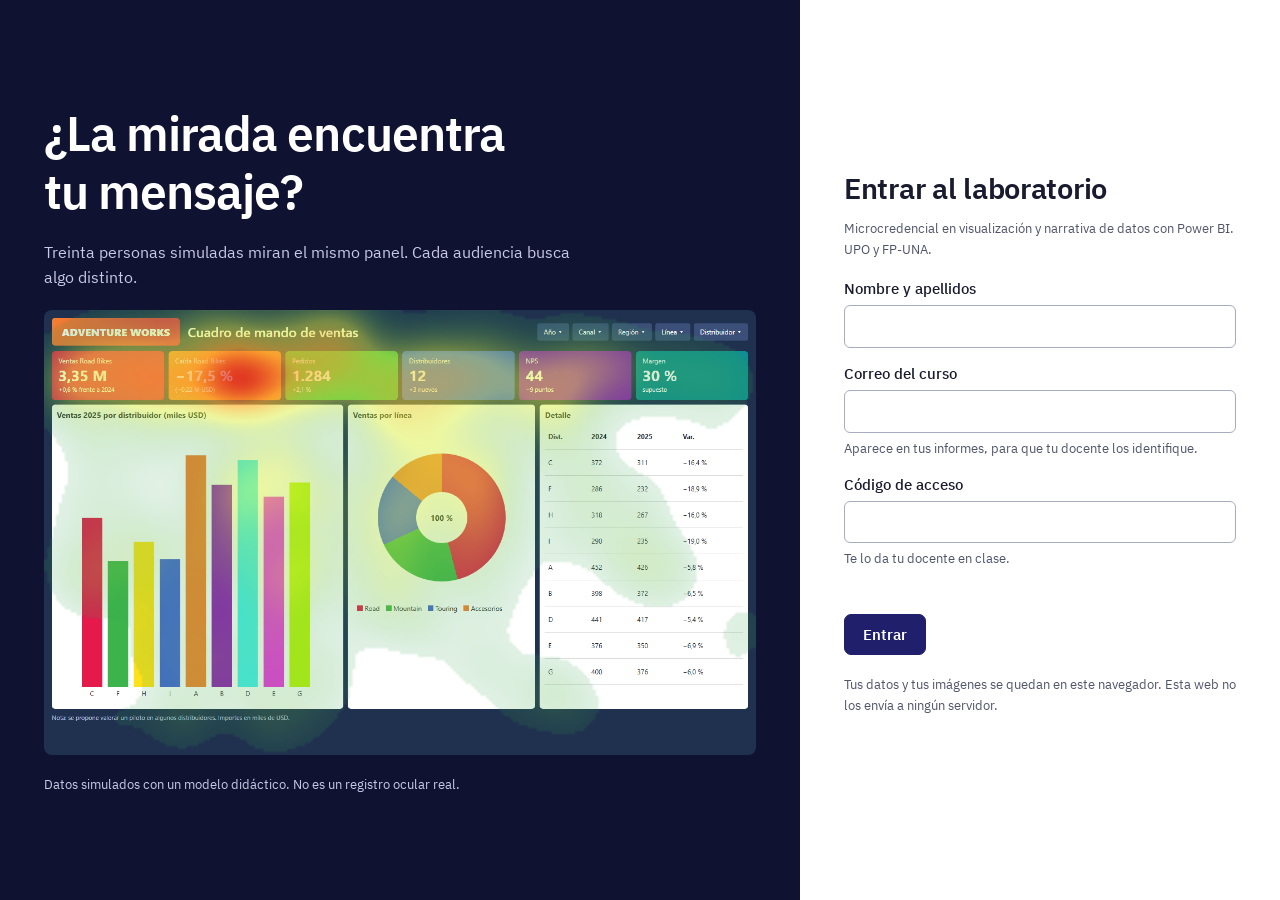
<file: index.html>
<!doctype html>
<html lang="es"><head><meta charset="utf-8"><meta name="viewport" content="width=device-width,initial-scale=1">
<title>Mirada simulada</title><meta name="description" content="Laboratorio de atención simulada de la microcredencial de visualización y narrativa de datos con Power BI.">
<link rel="stylesheet" href="css/app.css"></head>
<body>
<main class="acceso">
  <section class="vis">
    <h1>¿La mirada encuentra tu mensaje?</h1>
    <p>Treinta personas simuladas miran el mismo panel. Cada audiencia busca algo distinto.</p>
    <canvas id="demo" width="1280" height="800" role="img" aria-label="Panel de ventas con el mapa de calor de atención simulada superpuesto"></canvas>
    <p class="leye">Datos simulados con un modelo didáctico. No es un registro ocular real.</p>
  </section>
  <section class="form">
    <h2 style="margin-bottom:.4em">Entrar al laboratorio</h2>
    <p class="ayuda" style="margin-bottom:1.3em">Microcredencial en visualización y narrativa de datos con Power BI. UPO y FP-UNA.</p>
    <form id="f" novalidate>
      <div class="campo"><label for="nombre">Nombre y apellidos</label><input id="nombre" type="text" autocomplete="name" required></div>
      <div class="campo"><label for="correo">Correo del curso</label><input id="correo" type="email" autocomplete="email" required><span class="ayuda">Aparece en tus informes, para que tu docente los identifique.</span></div>
      <div class="campo"><label for="codigo">Código de acceso</label><input id="codigo" type="text" autocomplete="off" required><span class="ayuda">Te lo da tu docente en clase.</span></div>
      <p class="error" id="err" role="alert"></p>
      <button class="btn" type="submit">Entrar</button>
    </form>
    <p class="ayuda" style="margin-top:1.4em">Tus datos y tus imágenes se quedan en este navegador. Esta web no los envía a ningún servidor.</p>
  </section>
</main>
<script src="js/comun.js"></script><script src="js/motor.js"></script><script src="js/pintar.js"></script>
<script>
(async function () {
  const destino = new URLSearchParams(location.search).get('volver') || 'centro.html';
  const seguro = /^[a-z]+\.html(\?[a-zA-Z0-9=&_]*)?$/.test(destino) ? destino : 'centro.html';
  if (Acceso.sesion()) { location.replace(seguro); return; }
  document.getElementById('f').addEventListener('submit', e => {
    e.preventDefault();
    const n = nombre.value.trim(), c = correo.value.trim(), err = document.getElementById('err');
    if (n.length < 3) { err.textContent = 'Escribe tu nombre y apellidos.'; nombre.focus(); return; }
    if (!/^[^@\s]+@[^@\s]+\.[^@\s]+$/.test(c)) { err.textContent = 'Revisa el correo: falta algo.'; correo.focus(); return; }
    if (!Acceso.entrar(n, c, codigo.value)) { err.textContent = 'Ese código no es el del curso. Compruébalo con tu docente.'; codigo.focus(); return; }
    location.href = seguro;
  });
  const cv = document.getElementById('demo'), g = cv.getContext('2d');
  const casos = await (await fetch('data/casos.json')).json(), c = casos.find(x => x.id === 'panel_antes');
  const im = await Pintar.cargar(c.imagen), mapa = Motor.saliencia(im.datos, im.w, im.h);
  const obs = Motor.simularSinc({ mapa, aois: c.aois, comite: { direccion: 8, comercial: 6, finanzas: 6, analista: 5, operaciones: 5 }, semilla: 2026 });
  const W = 240, H = 150, reducir = matchMedia('(prefers-reduced-motion: reduce)').matches;
  function pinta(ms) {
    g.drawImage(im.lienzo, 0, 0, 1280, 800);
    const parcial = obs.map(o => ({ fijaciones: o.fijaciones.filter(f => f.t <= ms) }));
    Pintar.calor(g, Motor.mapaAtencion(parcial, W, H), W, H, 1280, 800);
  }
  if (reducir) { pinta(10000); return; }
  const t0 = performance.now();
  (function paso(t) { const ms = (t - t0) * 2.5; pinta(ms); if (ms < 10000) requestAnimationFrame(paso); })(t0);
})();
</script>
</body></html>
</file>
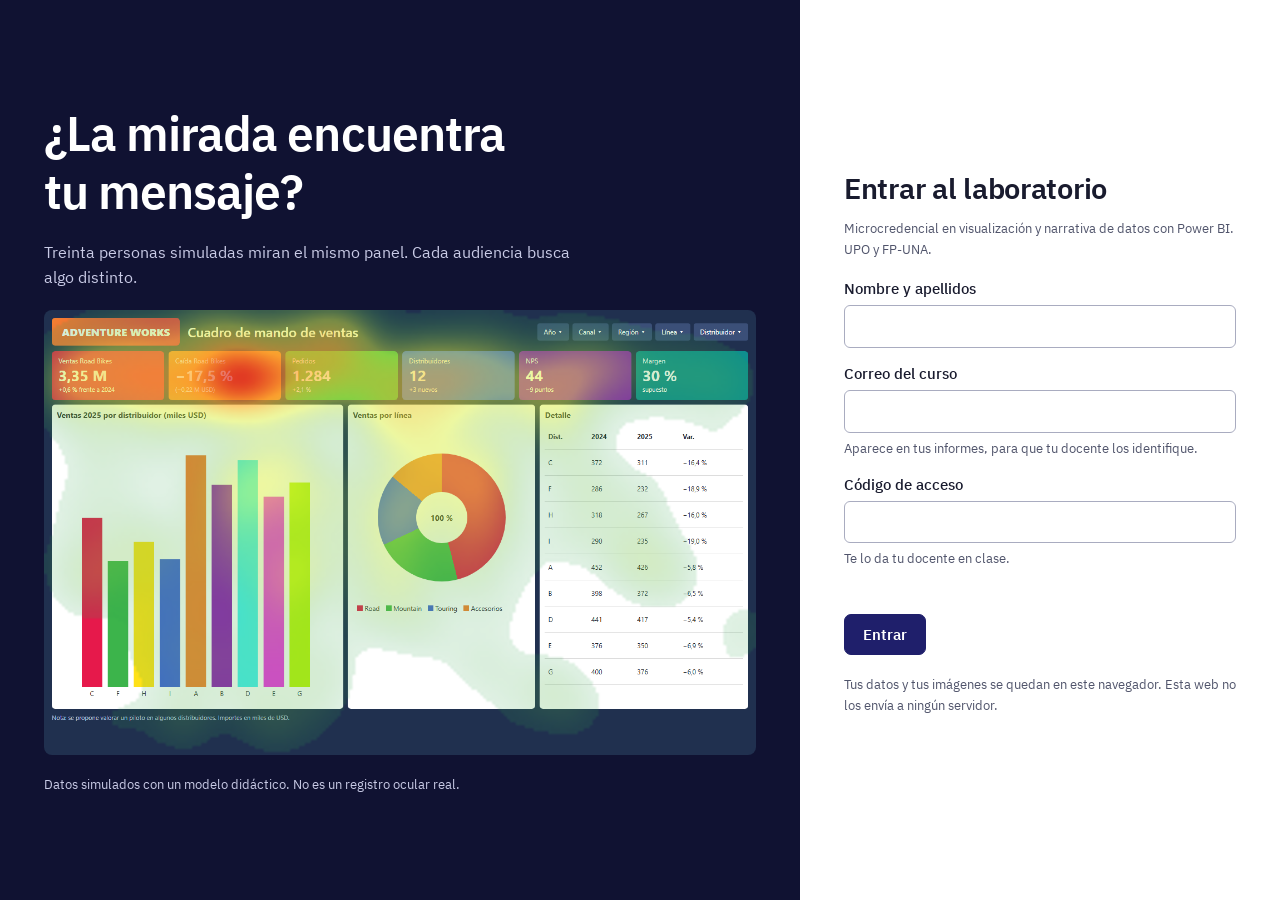
<file: centro.html>
<!doctype html>
<html lang="es"><head><meta charset="utf-8"><meta name="viewport" content="width=device-width,initial-scale=1">
<title>Inicio · Mirada simulada</title><link rel="stylesheet" href="css/app.css"></head>
<body data-pagina="centro">
<main class="ancho">
  <h1 id="hola">No queremos gráficos bonitos. Queremos gráficos que comuniquen.</h1>
  <p class="intro">Primero aprendes cómo se mueve la mirada. Después simulas a tu comité, corriges lo que no llega y un equipo de agentes revisa tu trabajo.</p>
  <div class="rutas">
    <a class="ruta grande" href="lab.html"><h2 style="margin:0">Laboratorio</h2><p>Mapa de calor y recorrido por audiencia sobre un gráfico, un panel, un informe o una web. Con casos de Adventure Works o tu propia captura.</p></a>
    <a class="ruta" href="teoria.html"><h3 style="margin:0">Teoría</h3><p>Fijaciones, zonas, métricas y lo que una simulación no puede decirte.</p></a>
    <a class="ruta" href="equipo.html"><h3 style="margin:0">Equipo de agentes</h3><p>Cinco asesores de IA que aplican el Módulo 1, y cómo crearlos.</p></a>
    <a class="ruta" href="ejercicios.html"><h3 style="margin:0">Ejercicios evaluables</h3><p>Las dos tareas con nota y sus rúbricas.</p></a>
    <a class="ruta" href="comprobar.html"><h3 style="margin:0">Comprueba tu panel</h3><p>Sube tu .pbix y recibe una nota con los criterios del Módulo 1 y qué cambiar primero.</p></a>
    <a class="ruta" href="ia_powerbi.html"><h3 style="margin:0">Claude y Codex en Power BI</h3><p>El asistente dentro del modelo con MCP, y el panel de MercaSur antes y después.</p></a>
    <a class="ruta" href="montar.html"><h3 style="margin:0">Móntalo tú</h3><p>Tu copia gratuita en GitHub, en diez minutos.</p></a>
  </div>
  <div class="aviso" style="margin-top:30px"><b>Qué es y qué no es.</b> Esta herramienta estima cómo podría mirarse un diseño según reglas y supuestos. No sustituye a un estudio con personas: sirve para detectar problemas antes de enseñar el informe.</div>
</main>
<script src="js/comun.js"></script>
</body></html>
</file>
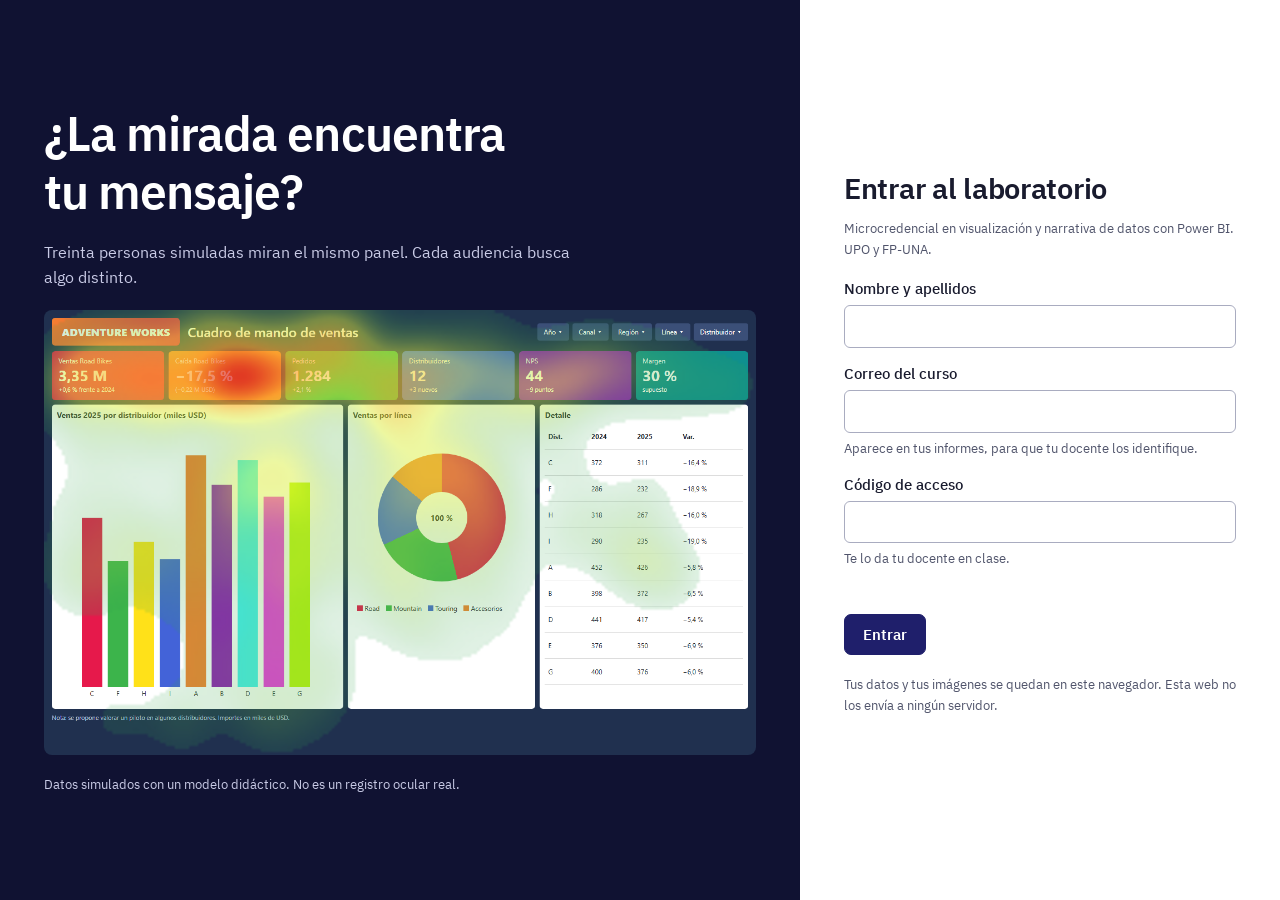
<file: ejercicios.html>
<!doctype html>
<html lang="es"><head><meta charset="utf-8"><meta name="viewport" content="width=device-width,initial-scale=1">
<title>Ejercicios · Mirada simulada</title><link rel="stylesheet" href="css/app.css"></head>
<body data-pagina="ejercicios">
<main class="lectura">
<h1>Dos tareas con nota</h1>
<p class="intro">Aquí trabajas. La entrega se hace en la plataforma del curso, cuando tu docente abra cada tarea. Cuentan como entregables del Módulo 1.</p>

<h2>Tarea 1. ¿La mirada encuentra el mensaje?</h2>
<p><b>Parte A.</b> Abres un panel de Adventure Works con un comité fijo de 30 personas simuladas y contestas qué ocurre. Se corrige sola.</p>
<p><a class="btn" href="lab.html?escenario=E1">Abrir el escenario E1</a></p>
<p><b>Parte B.</b> Rediseñas una pieza con problemas (el portal web o el informe) y demuestras con la simulación qué ha cambiado.</p>
<ol>
<li>Publica tu copia del laboratorio (<a href="montar.html">Móntalo tú</a>).</li>
<li>Elige la pieza, define audiencia, decisión y mensaje.</li>
<li>Simula la versión de partida y pulsa «Guardar como A».</li>
<li>Rediséñala en Power BI, PowerPoint o la herramienta que prefieras y expórtala como imagen.</li>
<li>Súbela, marca zonas y mensaje, simula con la misma semilla y comité, y pulsa «Guardar como B».</li>
<li>Entrega las dos capturas, tu enlace y la comparación.</li>
</ol>
<div class="tablaw"><table>
<tr><th>Criterio</th><th>Sobresaliente</th><th>Suficiente</th><th>Insuficiente</th></tr>
<tr><td>Diagnóstico</td><td>Audiencia, decisión y mensaje concretos, con tres cifras del informe</td><td>Falta precisión en la audiencia o en las cifras</td><td>Descripción sin cifras</td></tr>
<tr><td>Rediseño</td><td>Tres cambios o más, cada uno ligado a un concepto del Módulo 1</td><td>Cambios correctos sin justificar del todo</td><td>Cambios cosméticos o cifras alteradas</td></tr>
<tr><td>Comparación</td><td>Misma semilla, cinco métricas y lo que no mejora</td><td>Compara solo lo que mejora</td><td>Comité o semilla distintos</td></tr>
<tr><td>Límites</td><td>Distingue simulación y medición y propone una prueba real</td><td>Menciona el límite sin plan</td><td>Presenta la simulación como medición</td></tr>
</table></div>

<h2>Tarea 2. Tu equipo de agentes</h2>
<p><b>Parte A.</b> Preguntas sobre el ejemplo resuelto: quién hace qué, cuándo decide la persona y qué bloquea una alerta. Se corrige sola.</p>
<p><b>Parte B.</b> Montas el equipo y revisas con él tu rediseño de la Tarea 1.</p>
<ol>
<li>Crea los cinco agentes (<a href="equipo.html">Equipo de agentes</a>) y cambia las instrucciones de al menos uno.</li>
<li>Lanza Mirada, Narrativa y Auditoría con tu informe del laboratorio. Comprueba en «Equipo de agentes» que han evaluado los 43 criterios.</li>
<li>Haz tu tabla de decisiones. Rechaza al menos un hallazgo y explica por qué.</li>
<li>Lanza Mejora y Power BI, y aplica los cambios en Power BI.</li>
<li>Entrega la carpeta, las capturas y tu reflexión.</li>
</ol>
<div class="tablaw"><table>
<tr><th>Criterio</th><th>Sobresaliente</th><th>Suficiente</th><th>Insuficiente</th></tr>
<tr><td>Montaje</td><td>Equipo completo y un cambio propio justificado</td><td>Equipo completo sin cambios</td><td>Faltan agentes</td></tr>
<tr><td>Cobertura</td><td>Los 43 criterios evaluados y un concepto comentado</td><td>Cobertura completa sin comentario</td><td>Faltan criterios</td></tr>
<tr><td>Decisiones</td><td>Cinco hallazgos o más, con criterio y un rechazo razonado</td><td>Todo aceptado con algún motivo</td><td>Sin decisiones propias</td></tr>
<tr><td>Espíritu crítico</td><td>Error concreto de la IA y cómo se comprobó</td><td>Comprobación genérica</td><td>Copia sin verificar</td></tr>
<tr><td>Power BI</td><td>Dos cambios, DAX con cifra de control y texto alternativo</td><td>Cambios sin cifra de control</td><td>Sin aplicar</td></tr>
<tr><td>Reflexión</td><td>Una decisión concreta que requiere criterio humano</td><td>Idea general</td><td>Sin relación con el trabajo</td></tr>
</table></div>
<div class="aviso">Declara el uso de IA en tu entrega. Cada cifra debe poder comprobarse en los datos: una cifra inventada por la IA cuenta como error tuyo.</div>
<p><a class="btn sec" href="https://yourlearningway.com/microvisualizacion/alumno.html" rel="noopener" target="_blank">Ir a la plataforma del curso</a></p>
</main>
<script src="js/comun.js"></script>
</body></html>
</file>
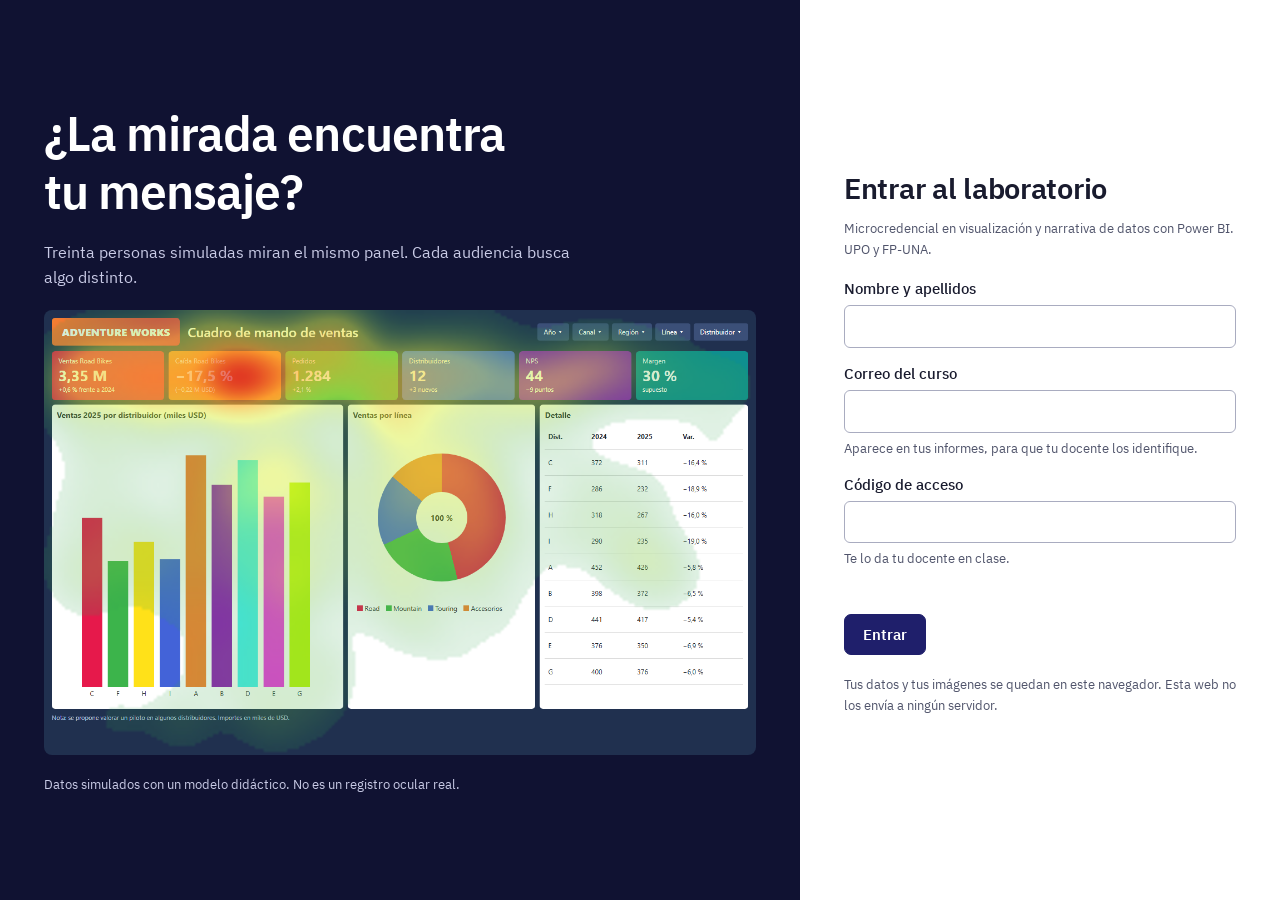
<file: equipo.html>
<!doctype html>
<html lang="es"><head><meta charset="utf-8"><meta name="viewport" content="width=device-width,initial-scale=1">
<title>Equipo de agentes · Mirada simulada</title><link rel="stylesheet" href="css/app.css"></head>
<body data-pagina="equipo">
<main class="ancho">
<h1>Un equipo de asesores que revisa tu visualización</h1>
<p class="intro">Un Agent Team es un grupo de agentes de IA especializados que colaboran. No decide por ti: te ayuda a decidir mejor.</p>

<h2>Cómo trabaja</h2>
<p>El orquestador recibe la visualización, los datos y el informe de la mirada. Lanza a tres agentes a la vez, reúne sus hallazgos y para. Tú aceptas o rechazas. Solo entonces trabajan Mejora y Power BI. Si Auditoría encuentra una cifra errónea en el mensaje, nadie pasa a Power BI hasta que la resuelvas.</p>
<div class="agentes" id="sel" role="group" aria-label="Agentes"></div>
<div class="dosc">
  <div><h3 id="ag-t" style="margin-top:0"></h3><p id="ag-d"></p><ul id="ag-l"></ul></div>
  <div><h3 style="margin-top:0">Sus instrucciones</h3><pre id="ag-p" style="max-height:330px;white-space:pre-wrap"></pre></div>
</div>
<h2>Todo el Módulo 1 tiene responsable</h2>
<p>El equipo aplica 43 criterios: todos los conceptos de los tres bloques, más los de la mirada. Cada uno tiene un agente responsable, que debe decir si la pieza cumple, no cumple o si no aplica, con su evidencia.</p>
<div class="tablaw"><table id="matriz"></table></div>
<div class="campo" style="margin-top:14px"><label for="cob">Comprueba tu cobertura: pega aquí los informes de tus agentes</label><textarea id="cob" class="codigo" style="min-height:90px"></textarea></div>
<p class="ayuda" id="cobres" role="status"></p>
<h2>Qué pasó con el ejemplo de la diapositiva</h2>
<div id="ejemplo"></div>

<h2>Créalo: elige tu camino</h2>
<div class="pasos" id="cam" role="group" aria-label="Camino"><button data-c="chat" aria-pressed="true">Con cualquier chat de IA</button><button data-c="code" aria-pressed="false">Con Claude Code</button></div>

<section id="chat">
<p>No necesitas instalar nada. Funciona en Claude, ChatGPT, Copilot o Gemini, en una conversación nueva para cada agente. Cada uno recibe solo lo suyo, igual que un equipo real.</p>
<ol>
<li>En el <a href="lab.html">laboratorio</a>, simula tu pieza y pulsa «Copiar para los agentes».</li>
<li>Rellena aquí el brief y comprueba el informe.</li>
<li>Elige agente, pulsa «Copiar prompt» y pégalo en un chat nuevo junto con tu imagen y tus datos.</li>
<li>Guarda cada respuesta. Antes de Mejora, escribe tus decisiones: qué aceptas y qué rechazas.</li>
<li>Pega lo anterior en el recuadro «Trabajo previo» para Mejora y Power BI.</li>
</ol>
<div class="dosc">
  <div class="campo"><label for="brief">Brief</label><textarea id="brief" class="codigo"></textarea></div>
  <div class="campo"><label for="inf">Informe de la mirada (JSON)</label><textarea id="inf" class="codigo" placeholder="Se rellena solo tras pulsar «Copiar para los agentes»."></textarea></div>
</div>
<div class="campo"><label for="prev">Trabajo previo: respuestas de los agentes y tus decisiones (solo para Mejora y Power BI)</label><textarea id="prev" class="codigo" style="min-height:110px"></textarea></div>
<div class="acciones"><select id="cual" aria-label="Agente" style="width:auto"></select><button class="btn" id="copiaP">Copiar prompt</button></div>
<p class="ayuda" id="msg" role="status" style="margin-top:8px"></p>
<div class="aviso">No pegues datos personales ni información confidencial de tu empresa en un servicio de IA sin permiso. Para el ejercicio usa los casos del curso o datos anonimizados.</div>
</section>

<section id="code" hidden>
<p>Claude Code ejecuta el equipo de verdad: lanza los agentes, escribe sus informes y se detiene en cada puerta humana. Al final te deja el proyecto de Power BI mejorado, la imagen del antes y el después y un informe en Word. Necesita Node.js, Python y una cuenta de Claude con acceso a Claude Code, que es de pago.</p>
<ol>
<li>Instala lo necesario una vez: <code>npm install -g @anthropic-ai/claude-code</code> y, dentro de tu copia del proyecto (<a href="montar.html">Móntalo tú</a>), <code>pip install -r tools/requirements.txt</code>.</li>
<li>Crea la carpeta <code>entrada/</code> con tu imagen, <code>informe_mirada.json</code>, <code>brief.md</code> (parte de <code>plantillas/brief.md</code>) y tus datos en CSV. Si tu pieza es una serie anual (una columna de año y otra de valor), copia también <code>plantillas/datos.json</code> y pon en ella el nombre del CSV, de la tabla y de las dos columnas: así el equipo puede crear el Power BI mejorado.</li>
<li>Abre <code>claude</code> en esa carpeta y escribe <code>/revisar-visual</code>.</li>
<li>Cuando pare, escribe tus decisiones. Para dos veces: primero para los hallazgos y después para los cambios.</li>
<li>Abre <code>salida/</code>. Ahí están <code>Informe_equipo.docx</code>, <code>powerbi/*.pbip</code> (doble clic para abrirlo en Power BI Desktop), <code>antes_despues.png</code> y el informe de cada agente.</li>
</ol>
<p>Lo que ves en <code>ejemplo/salida/</code> es una ejecución completa con el gráfico de la diapositiva. Las cifras de los textos y del Power BI las calcula código sin IA a partir de los datos: si el agente escribe una cifra que no sale de ellos, no se crea el proyecto.</p>
<p>Los ficheros que lo hacen posible son texto normal y puedes cambiarlos:</p>
<pre><code>.claude/agents/mirada.md        un fichero por agente
.claude/agents/narrativa.md
.claude/agents/auditoria.md
.claude/agents/mejora.md
.claude/agents/powerbi.md
.claude/skills/revisar-visual/SKILL.md   el orquestador
modulo1/CRITERIOS.md            los conceptos del Módulo 1
tools/powerbi_pbip.py           crea el Power BI mejorado y comprueba sus cifras
tools/dibujar.py                dibuja el después
tools/informe_word.py           reúne todo en un Word</code></pre>
<p>Para crear un agente propio, añade un fichero con un nombre, una descripción de cuándo usarlo y sus instrucciones. Prueba a añadir uno que revise la accesibilidad con más detalle.</p>
</section>

<h2>Las cuatro reglas del equipo</h2>
<ul>
<li><b>Cada agente hace una cosa.</b> Quien audita no rediseña. Así los errores no se tapan entre sí.</li>
<li><b>Sin datos no hay cifra.</b> Lo que falta se marca como pendiente, nunca se inventa.</li>
<li><b>Cada hallazgo cita un criterio</b> del Módulo 1, para que puedas discutirlo.</li>
<li><b>Tú decides.</b> Si la IA se equivoca, el responsable del informe sigues siendo tú.</li>
</ul>
</main>
<script src="js/comun.js"></script><script src="js/equipo.js"></script>
</body></html>
</file>
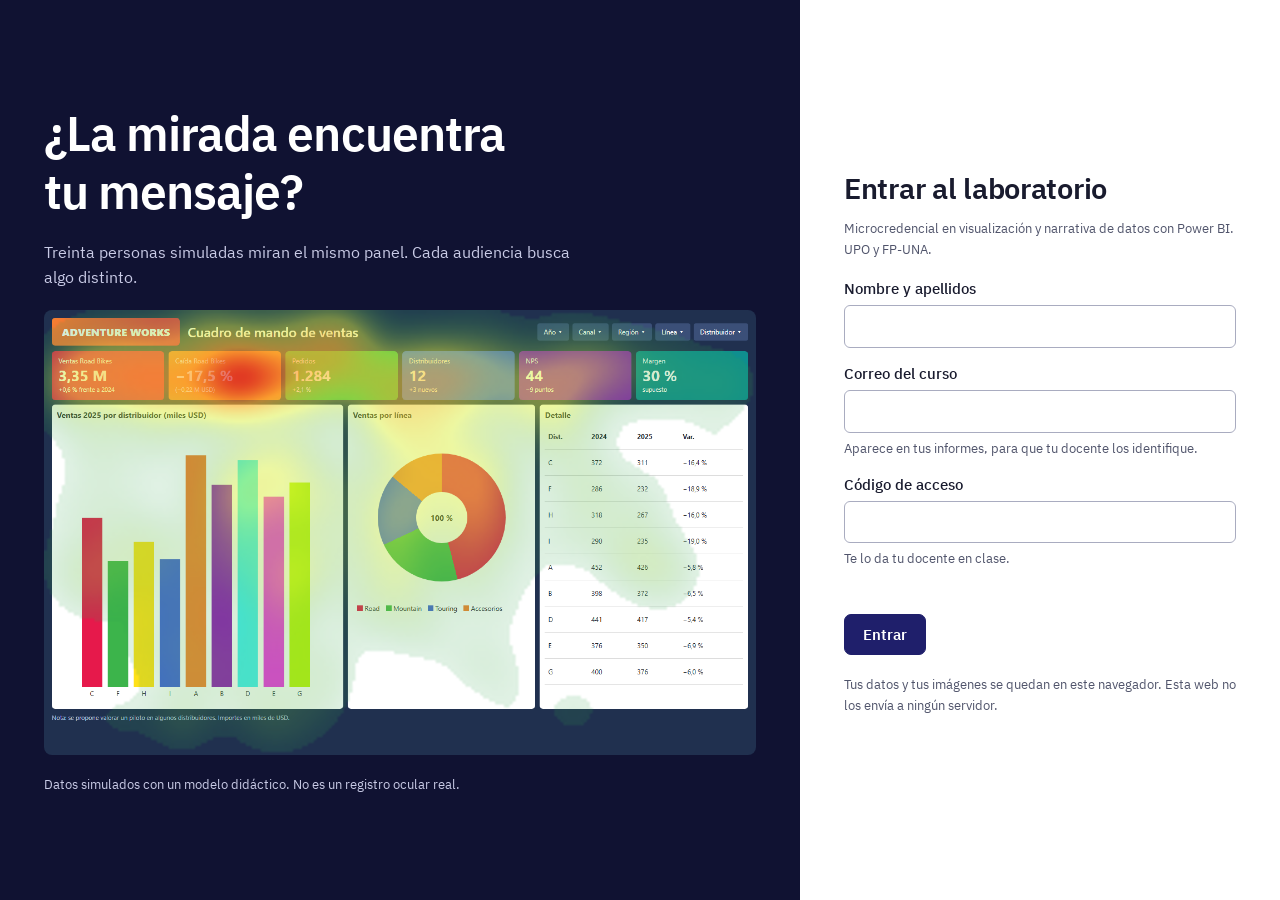
<file: ia_powerbi.html>
<!doctype html>
<html lang="es"><head><meta charset="utf-8"><meta name="viewport" content="width=device-width,initial-scale=1">
<title>Claude y Codex en Power BI · Mirada simulada</title><link rel="stylesheet" href="css/app.css">
<style>
figure{margin:1.2em 0 1.6em}figure img{width:100%;height:auto;border:1px solid var(--linea);border-radius:var(--r);display:block}
figcaption{font-size:.88rem;color:var(--suave);margin-top:.45em}
.paso{border-left:3px solid var(--azul-claro);padding:2px 0 2px 14px;margin:1em 0}
.paso b.n{color:var(--azul)}
.par{display:grid;grid-template-columns:1fr 1fr;gap:14px}@media(max-width:700px){.par{grid-template-columns:1fr}}
p code,li code{overflow-wrap:anywhere}
td.c{font-variant-numeric:tabular-nums;white-space:nowrap}
</style></head>
<body data-pagina="ia">
<main class="lectura">
<h1>Claude y Codex dentro de Power BI</h1>
<p class="intro">Un asistente de IA puede leer y modificar el modelo de un informe de Power BI: tablas, relaciones y medidas DAX. Lo hace a través de un servidor MCP oficial de Microsoft. Aquí lo instalas en Claude Desktop, Claude Code o Codex y lo pruebas con MercaSur hasta obtener un panel.</p>

<h2>Qué hace y qué no</h2>
<p><b>MCP</b> (Model Context Protocol) es un estándar para que un asistente de IA use herramientas externas. Microsoft publica el servidor <a href="https://github.com/microsoft/powerbi-modeling-mcp" rel="noopener" target="_blank">Power BI Modeling MCP</a> (en versión preliminar). Con él, el asistente se conecta al motor de un Power BI Desktop abierto, a una carpeta de proyecto PBIP o a un modelo publicado en Fabric, y trabaja con 22 herramientas: tablas, columnas, medidas, relaciones, consultas DAX, roles, traducciones y otras.</p>
<p><b>No crea visuales.</b> El servidor solo toca el modelo semántico. Las páginas y los gráficos se hacen a mano o se escriben como ficheros del formato de proyecto de Power BI (PBIP, con el informe en PBIR), que Claude Code o Codex pueden editar como cualquier otro fichero. El ejemplo de MercaSur usa las dos vías.</p>
<div class="aviso cal"><b>Antes de conectar nada:</b> haz una copia del informe. El asistente puede equivocarse y aplicar cambios que no querías. Todo lo que lea del modelo (nombres, medidas y, si se lo pides, datos) se envía al proveedor de la IA: no lo uses con datos de tu empresa sin permiso. Para mirar sin tocar, arranca el servidor con <code>--readonly</code>. La primera vez el servidor pide aceptar su licencia: léela y acéptala tú.</div>

<h2>Requisitos</h2>
<ul>
<li>Windows con <b>Power BI Desktop</b> (el servidor se conecta a su motor local).</li>
<li><b>Node.js</b> 18 o superior, para lanzar el servidor con <code>npx</code> (<a href="https://nodejs.org" rel="noopener" target="_blank">nodejs.org</a>). Comprueba con <code>node -v</code>.</li>
<li>Uno de estos clientes: <b>Claude Desktop</b>, <b>Claude Code</b> o <b>Codex</b> (CLI de OpenAI). También vale VS Code con GitHub Copilot y la extensión <i>Power BI Modeling MCP</i>.</li>
</ul>

<h2>Instalación</h2>
<p>Las tres opciones arrancan el mismo servidor: <code>npx -y @microsoft/powerbi-modeling-mcp@latest --start</code>. En Windows se lanza a través de <code>cmd /c</code>, porque <code>npx</code> es un script y no un ejecutable.</p>

<h3>Claude Desktop</h3>
<ol>
<li>Ajustes → <b>Desarrollador</b> → <b>Editar configuración</b>. Se abre <code>claude_desktop_config.json</code>.</li>
<li>Añade el servidor (si ya hay otros en <code>mcpServers</code>, ponlo a su lado):
<pre><code>{
  "mcpServers": {
    "powerbi": {
      "command": "cmd",
      "args": ["/c", "npx", "-y", "@microsoft/powerbi-modeling-mcp@latest", "--start"]
    }
  }
}</code></pre></li>
<li>Guarda y cierra Claude Desktop del todo (también el icono de la bandeja). Al volver a abrirlo, el conector <b>powerbi</b> aparece en el menú de herramientas.</li>
</ol>
<p class="ayuda">Si prefieres no depender de Node.js, instala la extensión de VS Code, busca dentro de su carpeta <code>extension\server\powerbi-modeling-mcp.exe</code> y pon esa ruta en <code>"command"</code> (con barras dobles <code>\\</code>) y <code>"args": ["--start"]</code>.</p>

<h3>Claude Code</h3>
<pre><code>claude mcp add powerbi -- cmd /c npx -y @microsoft/powerbi-modeling-mcp@latest --start
claude mcp list</code></pre>
<p>Dentro de una sesión, <code>/mcp</code> muestra si está conectado.</p>

<h3>Codex</h3>
<pre><code>codex mcp add powerbi -- cmd /c npx -y @microsoft/powerbi-modeling-mcp@latest --start
codex mcp list</code></pre>
<p>Queda guardado en <code>~/.codex/config.toml</code>, donde también puedes escribirlo a mano:</p>
<pre><code>[mcp_servers.powerbi]
command = "cmd"
args = ["/c", "npx", "-y", "@microsoft/powerbi-modeling-mcp@latest", "--start"]</code></pre>
<p>Dentro de Codex, <code>/mcp</code> muestra los servidores activos.</p>

<h3>Comprobar que funciona</h3>
<ol>
<li>Abre en Power BI Desktop el informe con el que vas a trabajar.</li>
<li>Pide al asistente: <i>«Conéctate a 'MercaSur_Panel' en Power BI Desktop y dime qué tablas y medidas tiene.»</i> (el nombre es el del fichero abierto).</li>
<li>La primera vez te pedirá aceptar la licencia del servidor y, antes de cada cambio, tu confirmación.</li>
</ol>

<h2>Ejemplo: un panel de MercaSur</h2>
<p>MercaSur 360 es la cadena de tiendas ficticia del curso: doce tiendas en Paraguay, ventas mensuales de 2024 y 2025 y un objetivo por semestre. Los tres ficheros están en <a href="https://github.com/upocuantitativo/mirada-simulada/tree/main/ejemplo_mercasur/datos" rel="noopener" target="_blank"><code>ejemplo_mercasur/datos</code></a>.</p>
<p>La pregunta del panel: <b>¿crece el negocio o solo crece el total?</b> En 2025 las ventas suben un 17,7 %, pero tres de las doce tiendas (J, K y L) abrieron en 2024 y 2025. Si se miran solo las nueve que ya existían, las ventas bajan un 1,1 %.</p>

<h3>Vía 1. El asistente construye el modelo con MCP</h3>
<p>Abre Power BI Desktop con un informe en blanco guardado como <code>MercaSur_Panel</code>, importa los tres CSV (Inicio → Obtener datos → Texto/CSV) y pide al asistente, por turnos:</p>
<div class="paso"><b class="n">1.</b> «Conéctate a 'MercaSur_Panel' en Power BI Desktop. Renombra las tablas a Ventas, Tiendas y Presupuesto y dime sus columnas.»</div>
<div class="paso"><b class="n">2.</b> «En Ventas añade la columna Anio (los cuatro primeros caracteres de fecha, entero) y la columna Mes (fecha del día 1 de cada mes). En Presupuesto, Anio a partir de semestre.»</div>
<div class="paso"><b class="n">3.</b> «Crea la tabla calculada <code>Anios = SELECTCOLUMNS ( GENERATESERIES ( 2024, 2025, 1 ), "Anio", [Value] )</code> y relaciona Ventas[Anio] y Presupuesto[Anio] con Anios[Anio], y Ventas[id_tienda] y Presupuesto[id_tienda] con Tiendas[id_tienda].»</div>
<div class="paso"><b class="n">4.</b> «Crea en Ventas estas medidas, con formato: Ventas, Ventas último año, Ventas año anterior, Crecimiento, Ventas comparables (tiendas con es_nueva = "no"), Crecimiento comparables, Ventas tiendas nuevas, Objetivo, Cumplimiento, Desviación objetivo y Margen ponderado por ventas. El crecimiento compara siempre el último año del filtro con el anterior.»</div>
<div class="paso"><b class="n">5.</b> «Crea la medida Titulo panel: una frase que diga cuánto suben o caen las ventas y las tiendas comparables en el último año, con "pero" si van en sentido contrario.»</div>
<div class="paso"><b class="n">6.</b> «Ejecuta consultas DAX y dame cada medida para 2025 y sin filtro. Compáralas con esta tabla y dime cuáles no cuadran.» (pega la tabla de cifras de control).</div>
<p>El paso 6 es el importante: el asistente escribe DAX con soltura y también se equivoca con soltura. Una medida que da un número creíble pero falso no la detecta nadie si no hay una cifra de control calculada por otro camino.</p>

<h3>Cifras de control</h3>
<p>Calculadas con Python sobre los CSV y comprobadas en el motor de Power BI Desktop (<code>tools/probar_dax_mercasur.ps1</code>: 22 de 22).</p>
<div class="tablaw"><table>
<thead><tr><th>Medida</th><th>Filtro</th><th>Valor</th></tr></thead>
<tbody>
<tr><td>Ventas</td><td>sin filtro</td><td class="c">25.610.000,06</td></tr>
<tr><td>Ventas</td><td>2024 / 2025</td><td class="c">11.764.148,43 / 13.845.851,63</td></tr>
<tr><td>Crecimiento</td><td>2025 o sin filtro</td><td class="c">17,7 %</td></tr>
<tr><td>Crecimiento</td><td>2024</td><td class="c">en blanco (no hay 2023)</td></tr>
<tr><td>Ventas comparables</td><td>2025</td><td class="c">11.049.222,28</td></tr>
<tr><td>Crecimiento comparables</td><td>2025 o sin filtro</td><td class="c">−1,1 %</td></tr>
<tr><td>Ventas tiendas nuevas</td><td>2025</td><td class="c">2.796.629,35</td></tr>
<tr><td>Objetivo / Cumplimiento</td><td>2025</td><td class="c">13.897.696 / 99,6 %</td></tr>
<tr><td>Desviación objetivo</td><td>tienda H / tienda L</td><td class="c">+2,4 % / −1,9 %</td></tr>
<tr><td>Margen ponderado</td><td>2025 / sin filtro</td><td class="c">22,2 % / 22,4 %</td></tr>
<tr><td>Titulo panel</td><td>2025</td><td>«En 2025 las ventas suben un 17,7 %, pero en las tiendas comparables caen un 1,1 %»</td></tr>
</tbody></table></div>

<h3>Vía 2. El asistente escribe el panel como proyecto PBIP</h3>
<p>Para los visuales, Claude Code o Codex trabajan sobre ficheros. Activa en Power BI Desktop (Archivo → Opciones → Características en versión preliminar) el guardado como proyecto <b>.pbip</b> con informe <b>PBIR</b>, guarda el informe como proyecto y pide al asistente, desde la carpeta del proyecto, por ejemplo: <i>«En MercaSur_Panel.Report añade una página "Después" con el título dinámico arriba, cuatro tarjetas (crecimiento total, comparables, ventas de J, K y L, margen), una línea mensual de ventas totales en gris y comparables en azul, y barras de desviación frente al objetivo por tienda, ordenadas.»</i> Cierra y vuelve a abrir el .pbip para ver el resultado.</p>
<p>El panel de este ejemplo está hecho así y lo puedes abrir: descarga el repositorio (Code → Download ZIP), abre <code>ejemplo_mercasur/MercaSur_Panel/MercaSur_Panel.pbip</code> y pulsa <b>Inicio → Actualizar</b> (los datos van dentro del proyecto). Lo genera <code>tools/gen_pbip_mercasur.py</code>.</p>

<h2>Dos paneles con los mismos datos</h2>
<p>El proyecto tiene dos páginas. La primera es el panel que suele salir cuando se pide «un dashboard de ventas», a una persona o a una IA, sin más indicaciones. La segunda aplica lo visto en el Módulo 1.</p>
<figure><img src="ejemplo_mercasur/panel_antes.png" alt="Panel «Antes»: título genérico, tres segmentadores, tarjetas con 26 mill., 17,7 % y 22,4 %, un medidor de cumplimiento, un gráfico circular de doce tiendas, un anillo por línea, columnas por tienda y línea y una tabla de datos." loading="lazy" width="1024" height="576"><figcaption>1 · Antes. Captura de Power BI Desktop 2.159 (3-nov-2026).</figcaption></figure>
<figure><img src="ejemplo_mercasur/panel_despues.png" alt="Panel «Después»: título «En 2025 las ventas suben un 17,7 %, pero en las tiendas comparables caen un 1,1 %», cuatro tarjetas, línea mensual de ventas totales en gris y comparables en azul, y barras de desviación frente al objetivo por tienda, de +2,4 % (H) a −1,9 % (L)." loading="lazy" width="1024" height="576"><figcaption>2 · Después. Misma fuente, mismo modelo. Captura de Power BI Desktop 2.159 (3-nov-2026).</figcaption></figure>
<div class="tablaw"><table>
<thead><tr><th>Criterio del Módulo 1</th><th>Antes</th><th>Después</th></tr></thead>
<tbody>
<tr><td>Mensaje en el título (BLUF)</td><td>«Dashboard de ventas»: no dice nada</td><td>Título con la conclusión, calculado con DAX: cambia si cambian los datos</td></tr>
<tr><td>Comparación justa</td><td>+17,7 % sin más: el titular que engaña</td><td>Total frente a tiendas comparables, lado a lado</td></tr>
<tr><td>Un visual por pregunta</td><td>Doce elementos sin orden de lectura</td><td>Título, cuatro cifras, dos gráficos y una lectura</td></tr>
<tr><td>Forma adecuada</td><td>Tarta de doce porciones, anillo, medidor</td><td>Línea para el tiempo, barras ordenadas para comparar tiendas</td></tr>
<tr><td>Escala honesta</td><td>Cumplimiento en un medidor de 0 a 100 %: todo parece igual</td><td>Desviación frente al objetivo desde cero: se ve quién se aleja</td></tr>
<tr><td>Color con intención</td><td>Un color por categoría, sin significado</td><td>Gris para el contexto y un solo azul para lo que importa</td></tr>
<tr><td>Cifras legibles (B3.16)</td><td>«26 mill.» bajo «Sum of ventas»: suma los dos años sin decirlo</td><td>«2,80 mill.» del último año, con la unidad en el título del visual</td></tr>
<tr><td>Etiqueta directa y anotación (B3.13, B3.14)</td><td>Leyendas lejanas, ningún texto junto a los datos</td><td>Colores explicados en el título y una nota en el punto donde abren las tiendas nuevas</td></tr>
<tr><td>Texto alternativo (B3.11)</td><td>Ninguno</td><td>En cada visual, con la conclusión</td></tr>
<tr><td>Fuente, periodo y definiciones</td><td>Ninguna</td><td>Pie con fuente, periodo y qué es «comparable»</td></tr>
<tr><td>Datos correctos</td><td>La tabla repite el objetivo de la tienda en cada línea y da cumplimientos de entre el 26,5 % y el 43,7 %</td><td>El objetivo solo se cruza por tienda y año</td></tr>
</tbody></table></div>
<p>El último punto no es de diseño: en el panel «Antes» la tabla cruza ventas por línea con un objetivo que no está relacionado con la línea, y Power BI no avisa. Pásale al equipo de agentes una captura de cada panel y comprueba si lo detecta: <a href="equipo.html">Equipo de agentes</a>.</p>
<p>Los dos paneles se pueden valorar en <a href="comprobar.html">Comprueba tu panel</a> (botón «Probar con el ejemplo»): «Antes» saca 3,9 y «Después» 10, con las reglas de esa pestaña. Sube allí también tu propio .pbix.</p>

<h2>Qué se ha comprobado y qué no</h2>
<ul>
<li>El servidor MCP arranca en Windows con el comando de esta página y ofrece sus 22 herramientas (3-nov-2026, versión publicada en npm ese día).</li>
<li>Las medidas, relaciones y consultas de Power Query del ejemplo funcionan en Power BI Desktop 2.159: 22 de 22 cifras de control.</li>
<li>El proyecto PBIP abre en Power BI Desktop y muestra las dos páginas de las capturas.</li>
<li><b>No</b> se ha grabado aquí una conversación completa con Claude Desktop o Codex usando el servidor: requiere aceptar su licencia con tu cuenta. Las respuestas del asistente variarán; por eso el paso 6 compara con cifras fijas.</li>
</ul>
<p class="ayuda">Fuentes: README de <a href="https://github.com/microsoft/powerbi-modeling-mcp" rel="noopener" target="_blank">microsoft/powerbi-modeling-mcp</a>; ayuda de <code>claude mcp add --help</code> (Claude Code 2.1) y <code>codex mcp add --help</code> (Codex CLI 0.163).</p>
</main>
<script src="js/comun.js"></script>
</body></html>
</file>
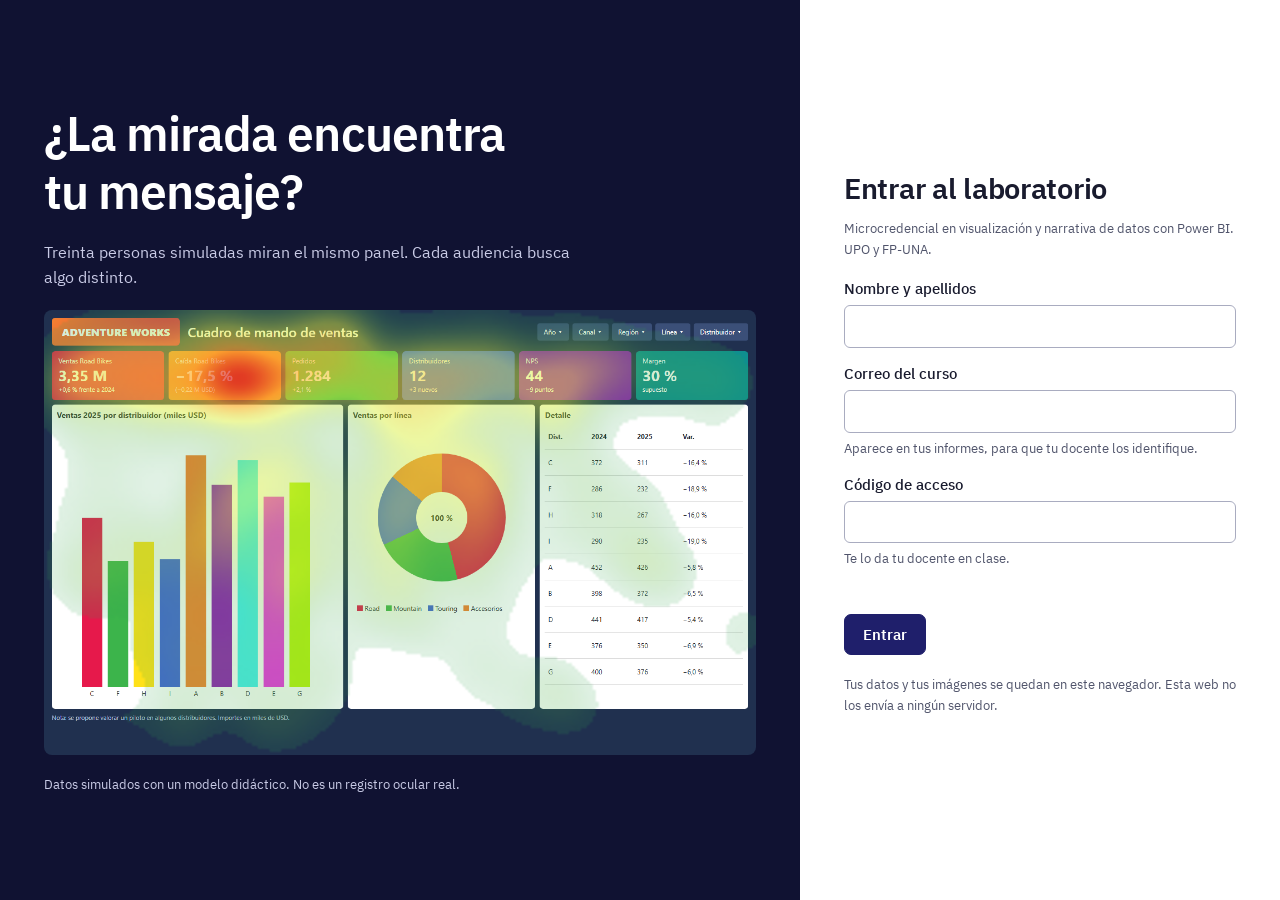
<file: lab.html>
<!doctype html>
<html lang="es"><head><meta charset="utf-8"><meta name="viewport" content="width=device-width,initial-scale=1">
<title>Laboratorio · Mirada simulada</title><link rel="stylesheet" href="css/app.css"></head>
<body data-pagina="lab">
<main class="lab">
<aside aria-label="Preparación">
  <h2>Qué van a mirar</h2>
  <div class="campo"><label for="caso">Caso de ejemplo</label><select id="caso"></select></div>
  <div class="campo"><label for="fichero">O tu propia captura</label><input id="fichero" type="file" accept="image/*"><span class="ayuda">También puedes pegarla con Ctrl+V. La imagen no sale de tu navegador.</span></div>
  <h2>Quién lo mira</h2>
  <div id="comite"></div>
  <p class="ayuda" id="totalp"></p>
  <h2>Cómo se repite</h2>
  <div class="fila"><label for="semilla">Semilla<small>Misma semilla, mismo resultado</small></label><input id="semilla" type="number" min="1" value="2026"></div>
  <div class="campo" style="margin-top:8px"><label for="instrumento">Capa de instrumento</label><select id="instrumento"><option value="">Sin aparato: mirada simulada pura</option></select><span class="ayuda" id="insinfo">Error de medida calculado con PyEtSimul.</span></div>
  <div class="campo"><label for="ascendente">Mapa de partida</label><select id="ascendente"><option value="reglas">Reglas de contraste (rápido)</option><option value="msinet">MSI-Net, red entrenada con atención humana (descarga 25 MB)</option></select><span class="ayuda">Las tareas evaluables usan «Reglas de contraste».</span></div>
  <button class="btn" id="simular" style="width:100%;justify-content:center">Simular miradas</button>
  <div class="barrap" id="progreso"></div>
</aside>

<section class="escenario" aria-label="Imagen y resultados visuales">
  <div class="vistas" role="group" aria-label="Vista">
    <button data-v="imagen">Imagen</button><button data-v="calor">Mapa de calor</button><button data-v="recorrido">Recorrido</button><button data-v="saliencia">Saliencia</button><button data-v="neuronal">Modelo MSI-Net</button><button data-v="zonas">Zonas</button>
    <select id="filtro" aria-label="Filtrar por audiencia"></select>
  </div>
  <div class="lienzo" id="lienzo"><canvas id="base"></canvas><div class="sello">Datos simulados, no es un registro ocular</div></div>
  <div class="leyenda" id="leyenda"><span>Menos atención</span><i></i><span>Más atención</span></div>
  <div class="acciones" id="accRec" hidden>
    <button class="btn sec peq" id="anterior">Persona anterior</button><button class="btn sec peq" id="siguiente">Persona siguiente</button><button class="btn sec peq" id="reproducir">Reproducir</button><span class="ayuda" id="obsinfo" style="align-self:center"></span>
  </div>
  <p class="ayuda" id="ctx" style="margin-top:10px"></p>
</section>

<aside class="der" aria-label="Resultados">
  <div id="sinres"><h2>Resultado</h2><p class="ayuda">Elige un caso y pulsa «Simular miradas». Con tu propia captura, marca antes las zonas: sin ellas solo se calcula la saliencia.</p></div>
  <div id="res" hidden>
    <h2>¿Encuentran el mensaje?</h2>
    <div class="mens"><div class="dato"><b id="mVieron"></b><span>lo miran</span></div><div class="dato"><b id="mTtff"></b><span>primera mirada</span></div><div class="dato"><b id="mTiempo"></b><span>del tiempo</span></div></div>
    <p class="ayuda" id="mIc"></p>
    <div id="alertas"></div>
    <h2>Por audiencia</h2>
    <div class="tablaw"><table class="zonas" id="tPer"></table></div>
    <h2>Por zona</h2>
    <div class="tablaw"><table class="zonas" id="tZon"></table></div>
    <h2>Antes y después</h2>
    <div class="acciones"><button class="btn sec peq" id="guardaA">Guardar como A</button><button class="btn sec peq" id="guardaB">Guardar como B</button></div>
    <div class="tablaw" id="cmp"></div>
    <h2>Llevártelo</h2>
    <div class="acciones"><button class="btn peq" id="copiar">Copiar para los agentes</button><button class="btn sec peq" id="json">Informe JSON</button><button class="btn sec peq" id="csv">Fijaciones CSV</button><button class="btn sec peq" id="png">Imagen PNG</button></div>
    <p class="ayuda" id="msgExp" role="status"></p>
  </div>
  <h2>Zonas de interés</h2>
  <p class="ayuda">En la vista «Zonas», arrastra sobre la imagen para crear una. Rojo = mensaje. El número es el orden en que quieres contar la historia.</p>
  <div id="listaZ"></div>
</aside>
</main>
<script src="js/comun.js"></script><script src="js/motor.js"></script><script src="js/pintar.js"></script><script src="js/neuronal.js"></script><script src="js/lab.js"></script>
</body></html>
</file>
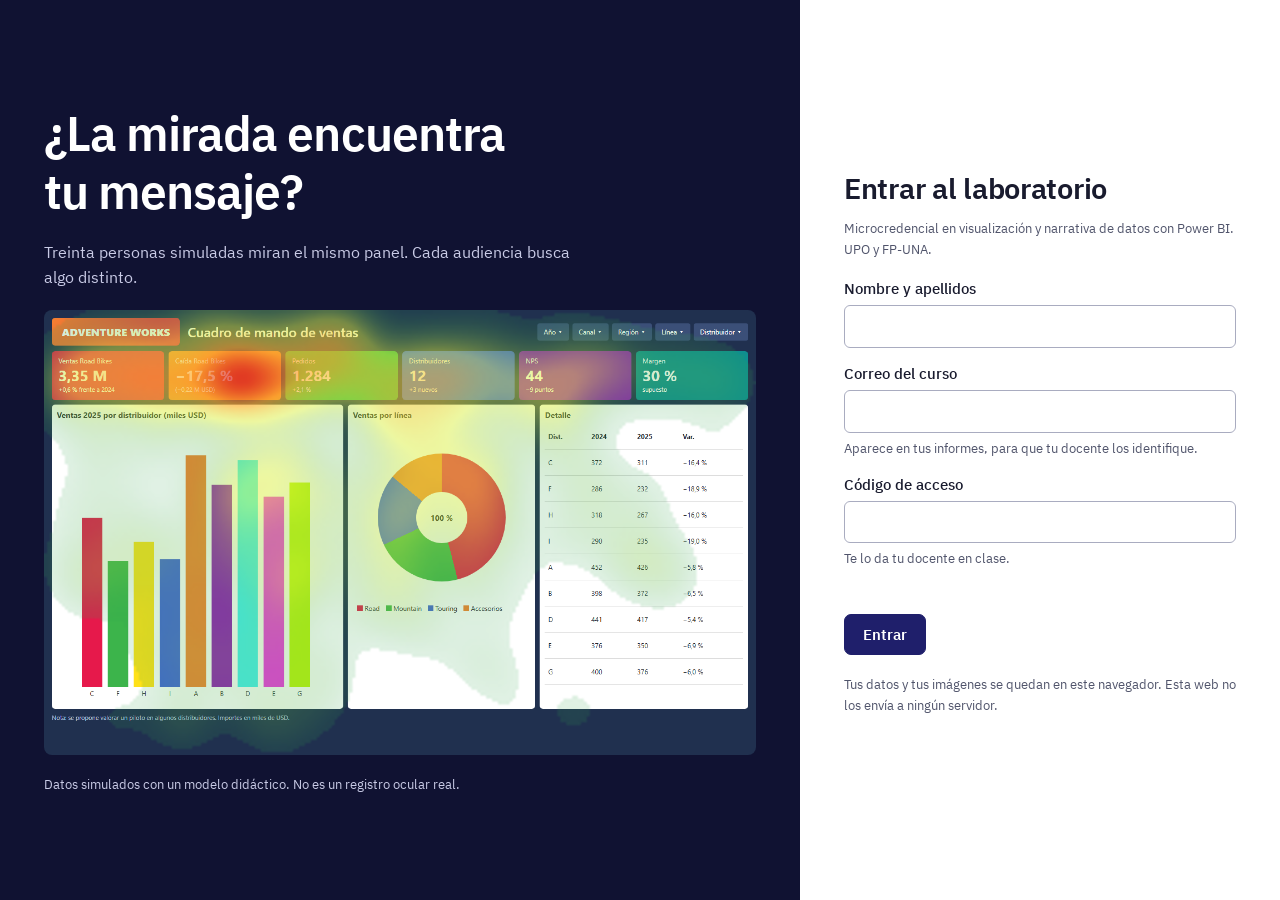
<file: montar.html>
<!doctype html>
<html lang="es"><head><meta charset="utf-8"><meta name="viewport" content="width=device-width,initial-scale=1">
<title>Móntalo tú · Mirada simulada</title><link rel="stylesheet" href="css/app.css"></head>
<body data-pagina="montar">
<main class="lectura">
<h1>Tu propia copia, gratis y en línea</h1>
<p class="intro">La aplicación son ficheros estáticos: no hay servidor ni base de datos. GitHub Pages la publica gratis.</p>
<h2>En diez minutos, sin instalar nada</h2>
<ol>
<li>Crea una cuenta gratuita en <a href="https://github.com/signup" rel="noopener" target="_blank">github.com</a>.</li>
<li>Abre <a href="https://github.com/upocuantitativo/mirada-simulada" rel="noopener" target="_blank">el repositorio del curso</a> y pulsa <b>Fork</b>, y después <b>Create fork</b>.</li>
<li>En tu copia, entra en <b>Settings</b> y luego en <b>Pages</b>.</li>
<li>En <b>Source</b> elige <b>Deploy from a branch</b>, rama <b>main</b>, carpeta <b>/ (root)</b>, y pulsa <b>Save</b>.</li>
<li>Espera uno o dos minutos y recarga. Tu web aparece arriba: <code>https://tu-usuario.github.io/mirada-simulada/</code></li>
</ol>
<div class="aviso">Tu copia es pública. Sube solo material que puedas enseñar y nunca datos de tu empresa. Las capturas que uses dentro del laboratorio no se suben: se quedan en tu navegador.</div>
<h2>Adáptala a tu empresa</h2>
<p>Todo se edita desde la propia web de GitHub, con el icono del lápiz.</p>
<ul>
<li><b>Audiencias:</b> el bloque <code>PERSONAS</code> de <code>js/motor.js</code>. Cambia nombre, pregunta, tiempo y pesos, o añade la tuya.</li>
<li><b>Código de acceso:</b> en <code>js/comun.js</code>, la constante <code>HUELLA</code>. Calcula la nueva en la consola del navegador con <code>Acceso.fnv('TUCODIGO')</code>. Es una barrera de cortesía: quien lea el código podría saltársela.</li>
<li><b>Casos:</b> sustituye las imágenes de <code>casos/</code> y sus zonas en <code>data/casos.json</code>.</li>
</ul>
<h2>Para quien quiera ir más allá</h2>
<h3>Recalcular el error del aparato con PyEtSimul</h3>
<p>PyEtSimul simula un eye-tracker: ojo, cámara, luz y calibración. No predice dónde mira nadie: por eso aquí se usa solo para la capa de instrumento. Necesitas Python 3.11 o superior.</p>
<pre><code>pip install pyetsimul
python tools/instrumento_pyetsimul.py</code></pre>
<p>Si clonas su repositorio en Windows y falla por rutas largas, ejecuta antes <code>git config --global core.longpaths true</code>. Con <code>pip</code> no hace falta.</p>
<h3>Ver la web en tu ordenador</h3>
<pre><code>python -m http.server 8000</code></pre>
<p>Abre <code>http://localhost:8000</code>. Abrir <code>index.html</code> con doble clic no funciona, porque el navegador bloquea la lectura de los datos.</p>
<h2>Proyectos en los que se apoya</h2>
<ul>
<li><a href="https://github.com/mh-salari/pyetsimul" rel="noopener" target="_blank">PyEtSimul</a> (GPL-3.0): error del aparato. Bifurcación del curso: <a href="https://github.com/upocuantitativo/pyetsimul" rel="noopener" target="_blank">upocuantitativo/pyetsimul</a>. Se usa su resultado, no su código.</li>
<li><a href="https://github.com/alexanderkroner/saliency" rel="noopener" target="_blank">MSI-Net</a> (MIT): red neuronal entrenada con datos de atención humana (SALICON). Se ejecuta en tu navegador con TensorFlow.js; el modelo va en <code>modelos/msi-net/</code>.</li>
<li><a href="https://github.com/YueJiang-nj/UEyes-CHI2023" rel="noopener" target="_blank">UEyes</a> y <a href="https://github.com/matthias-k/DeepGaze" rel="noopener" target="_blank">DeepGaze</a>: modelos de referencia entrenados con datos reales. Necesitan Python y GPU, así que aquí no se ejecutan.</li>
<li><a href="https://github.com/brownhci/WebGazer" rel="noopener" target="_blank">WebGazer</a>: eye-tracking con la webcam, para medir personas de verdad con menos precisión.</li>
</ul>
</main>
<script src="js/comun.js"></script>
</body></html>
</file>
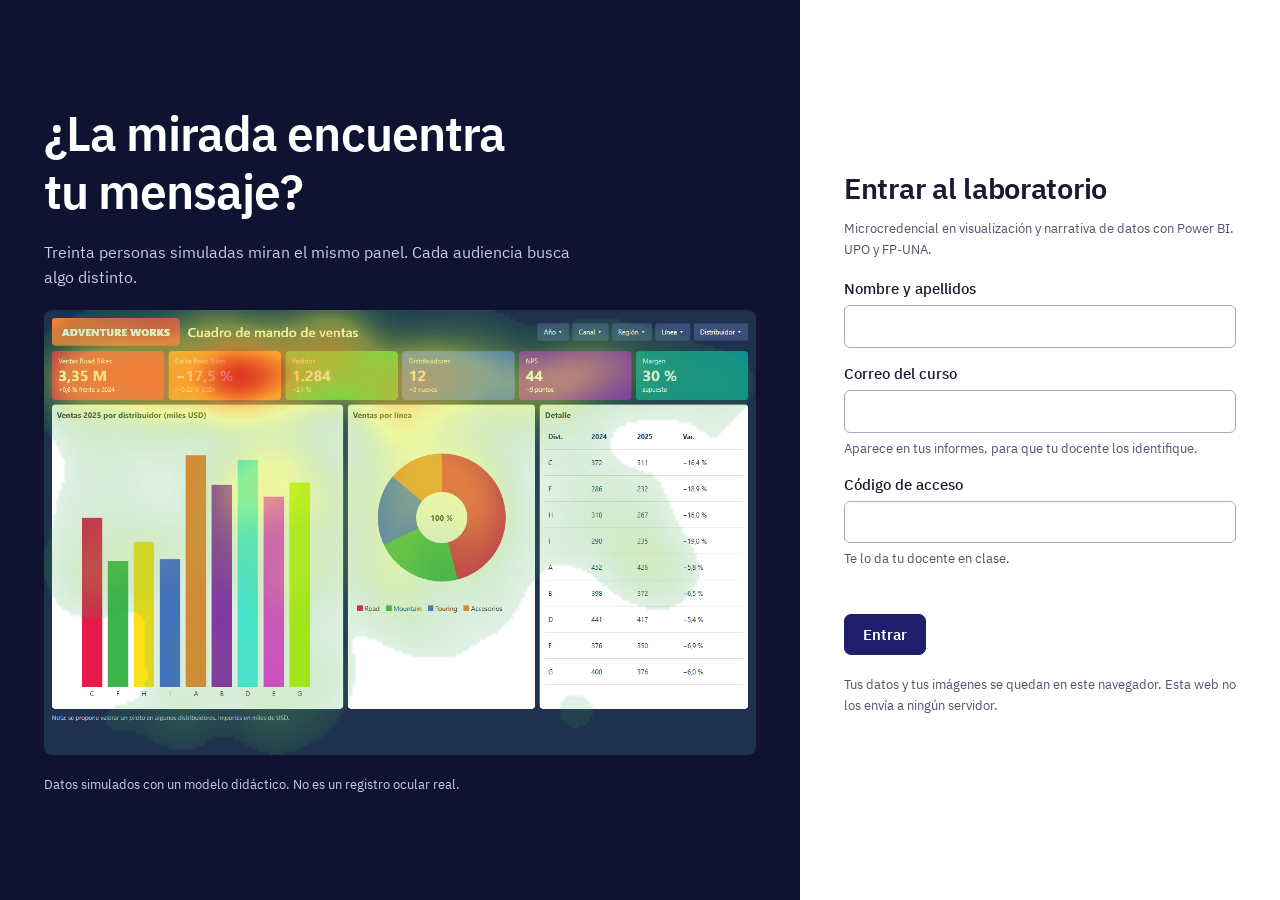
<file: teoria.html>
<!doctype html>
<html lang="es"><head><meta charset="utf-8"><meta name="viewport" content="width=device-width,initial-scale=1">
<title>Teoría · Mirada simulada</title><link rel="stylesheet" href="css/app.css"></head>
<body data-pagina="teoria">
<main class="lectura">
<h1>Cómo se mueve la mirada sobre un gráfico</h1>
<p class="intro">Imagina que preparas un informe para la dirección de tu empresa. Has hecho un gráfico espectacular, pero ¿está mirando lo importante?</p>

<h2>Fijaciones y sacadas</h2>
<p>El ojo no recorre una página de forma continua. Se detiene unos 200 a 300 ms (<b>fijación</b>), salta muy deprisa a otro punto (<b>sacada</b>) y vuelve a detenerse. Durante el salto apenas recogemos información (Rayner, 1998). Solo una zona pequeña se ve con nitidez, así que un gráfico se lee a saltos, no de un vistazo.</p>
<div class="widget">
  <div class="pasos" id="p1" role="group" aria-label="Qué mostrar"></div>
  <canvas id="c1" width="1280" height="800" role="img" aria-label="Gráfico de producción con la capa elegida"></canvas>
  <p class="ayuda" id="t1" style="margin:8px 0 0"></p>
</div>
<ul>
<li><b>Recorrido</b> (scanpath): la secuencia de fijaciones. Dice en qué orden se lee.</li>
<li><b>Mapa de calor</b>: la suma de fijaciones de muchas personas. Dice dónde se concentra el tiempo, pero no en qué orden.</li>
<li><b>Zona de interés</b> (AOI): un área que defines tú, como el título o un indicador, para poder medirla.</li>
</ul>

<h2>Dos fuerzas: lo que llama y lo que se busca</h2>
<p>La mirada responde a dos fuerzas a la vez. La <b>ascendente</b> viene de la imagen: contraste, color y tamaño (Itti et al., 1998). La <b>descendente</b> viene de la persona: su tarea y lo que busca. Yarbus (1967) mostró que la misma imagen se mira de forma distinta según la pregunta que se haga. Por eso Dirección y Analista no ven el mismo panel, y por eso el Módulo 5 trabaja por audiencias.</p>
<div class="widget">
  <div class="pasos" id="p2" role="group" aria-label="Audiencia"></div>
  <canvas id="c2" width="1280" height="800" role="img" aria-label="Panel de ventas con el mapa de calor de la audiencia elegida"></canvas>
  <p class="ayuda" id="t2" style="margin:8px 0 0"></p>
</div>
<p>En estudios con visualizaciones, títulos y texto reciben mucha atención y ayudan a recordar el mensaje (Borkin et al., 2016). De ahí la importancia del título de acción que vimos en el Bloque 2.</p>

<h2>Dirigir la atención a propósito</h2>
<p>El mapa de saliencia estima qué atrae la mirada sin que nadie la pida. Compara las dos versiones y busca dónde se va el color. Es el principio de «gris por defecto, color para la idea» visto con números.</p>
<div class="widget">
  <div class="pasos" id="p3" role="group" aria-label="Versión"></div>
  <canvas id="c3" width="1280" height="800" role="img" aria-label="Mapa de saliencia de la versión elegida"></canvas>
</div>
<table>
<tr><th>Principio de narrativa visual</th><th>Qué hacer</th><th>Dónde se nota en la simulación</th></tr>
<tr><td>Captar la atención</td><td>Título con el mensaje, arriba y a la izquierda</td><td>Primera mirada más temprana</td></tr>
<tr><td>Eliminar distracciones</td><td>Quitar decoración, bordes y colores sin significado</td><td>Menos tiempo en decoración, menos dispersión</td></tr>
<tr><td>Destacar lo relevante</td><td>Un solo color de foco, tamaño, anotación</td><td>Más personas miran el mensaje</td></tr>
<tr><td>Que los datos cuenten una historia</td><td>Disposición que sigue contexto, conflicto y resolución</td><td>Orden narrativo más alto</td></tr>
</table>

<h2>Qué se mide</h2>
<table>
<tr><th>Métrica</th><th>Pregunta</th><th>Cómo leerla</th></tr>
<tr><td>Lo miran</td><td>¿Lo encuentran?</td><td>Porcentaje de personas con al menos una fijación en la zona</td></tr>
<tr><td>Primera mirada</td><td>¿Cuánto tardan?</td><td>Mediana del tiempo hasta entrar en la zona</td></tr>
<tr><td>Tiempo</td><td>¿Se quedan?</td><td>Parte de la atención total. Mucho tiempo puede ser interés o confusión</td></tr>
<tr><td>Orden narrativo</td><td>¿Lo leen como lo cuentas?</td><td>Parecido entre el orden real y el tuyo (distancia de edición, de 0 a 100 %)</td></tr>
<tr><td>Dispersión</td><td>¿Está repartida la atención?</td><td>Alta en paneles sin jerarquía</td></tr>
</table>

<h2>Simulación frente a medición</h2>
<p>Esto es lo más importante de la página. <b>Aquí nadie ha mirado nada.</b> El laboratorio aplica reglas y supuestos sobre tu imagen. Un eye-tracker real mide a personas, y además tiene su propio error: la capa de instrumento, calculada con PyEtSimul (Böhme et al., 2008), lo muestra.</p>
<div class="widget">
  <div class="pasos" id="p5" role="group" aria-label="Montaje"></div>
  <canvas id="c5" width="1280" height="800" role="img" aria-label="Fijaciones simuladas y dónde las registraría el aparato"></canvas>
  <p class="ayuda" id="t5" style="margin:8px 0 0"></p>
</div>
<div class="aviso cal"><b>Límites.</b> El modelo no lee: no entiende si una cifra es falsa ni si el mensaje es importante. No se ha calibrado con registros humanos, y los tiempos y pesos de cada audiencia son supuestos del curso. Sirve para comparar versiones de un mismo diseño. Para validar hace falta probar con personas de esa audiencia. Modelos entrenados con datos reales se acercan más, pero también estiman. La vista «Modelo MSI-Net» del laboratorio (Kroner et al., 2020) es uno de ellos: aprendió de la atención de personas ante fotografías, no ante paneles, y no distingue audiencias. Si reglas y red coinciden, gana confianza; si discrepan, mira por qué. UMSI++ y DeepGaze++ (Jiang et al., 2023) se entrenaron con interfaces, pero necesitan Python y GPU.</div>

<h2>Comprueba que lo tienes</h2>
<div id="quiz"></div>

<h2>Referencias</h2>
<ul class="ayuda">
<li>Böhme, M., Dorr, M., Graw, M., Martinetz, T. y Barth, E. (2008). A software framework for simulating eye trackers. <i>ETRA '08</i>.</li>
<li>Borkin, M. A. et al. (2016). Beyond memorability: Visualization recognition and recall. <i>IEEE TVCG, 22</i>(1).</li>
<li>Hou, X. y Zhang, L. (2007). Saliency detection: A spectral residual approach. <i>CVPR</i>.</li>
<li>Itti, L., Koch, C. y Niebur, E. (1998). A model of saliency-based visual attention for rapid scene analysis. <i>IEEE TPAMI, 20</i>(11).</li>
<li>Jiang, Y. et al. (2023). UEyes: Understanding visual saliency across user interface types. <i>CHI '23</i>.</li>
<li>Kroner, A., Senden, M., Driessens, K. y Goebel, R. (2020). Contextual encoder-decoder network for visual saliency prediction. <i>Neural Networks, 129</i>.</li>
<li>Knaflic, C. N. (2015). <i>Storytelling with data</i>. Wiley.</li>
<li>Rayner, K. (1998). Eye movements in reading and information processing. <i>Psychological Bulletin, 124</i>(3).</li>
<li>Tatler, B. W. (2007). The central fixation bias in scene viewing. <i>Journal of Vision, 7</i>(14).</li>
<li>Wooding, D. S. (2002). Eye movements of large populations. <i>Behavior Research Methods, 34</i>(4).</li>
<li>Yarbus, A. L. (1967). <i>Eye movements and vision</i>. Plenum Press.</li>
</ul>
</main>
<script src="js/comun.js"></script><script src="js/motor.js"></script><script src="js/pintar.js"></script><script src="js/teoria.js"></script>
</body></html>
</file>
<file: css/app.css>
@font-face{font-family:Plex;src:url(fonts/ibm-plex-sans-latin-400-normal.woff2) format('woff2');font-weight:400;font-display:swap}
@font-face{font-family:Plex;src:url(fonts/ibm-plex-sans-latin-500-normal.woff2) format('woff2');font-weight:500;font-display:swap}
@font-face{font-family:Plex;src:url(fonts/ibm-plex-sans-latin-600-normal.woff2) format('woff2');font-weight:600;font-display:swap}
@font-face{font-family:Plex;src:url(fonts/ibm-plex-sans-latin-700-normal.woff2) format('woff2');font-weight:700;font-display:swap}
@font-face{font-family:PlexMono;src:url(fonts/ibm-plex-mono-latin-500-normal.woff2) format('woff2');font-weight:500;font-display:swap}
:root{--tinta:#191b2e;--suave:#50546b;--linea:#dfe1ea;--fondo:#fff;--panel:#f5f6fa;--azul:#1f1f6b;--azul2:#3333b3;--azul-claro:#e9e9f7;--calor:#c2290f;--ok:#14705a;--ambar:#8f5a00;--grave:#b3261e;--r:8px;--sal:cubic-bezier(.23,1,.32,1)}
*{box-sizing:border-box}html{-webkit-text-size-adjust:100%}
body{margin:0;background:var(--fondo);color:var(--tinta);font:400 16px/1.55 Plex,system-ui,sans-serif}
::selection{background:var(--azul);color:#fff}
h1,h2,h3{line-height:1.2;font-weight:600;text-wrap:balance;margin:0}
h1{font-size:clamp(1.9rem,1.3rem + 2.2vw,3rem);letter-spacing:-.02em}
h2{font-size:clamp(1.35rem,1.15rem + .8vw,1.8rem);letter-spacing:-.01em}
h3{font-size:1.06rem}
p{margin:0 0 .9em}a{color:var(--azul2);text-underline-offset:3px}
code,.mono{font-family:PlexMono,Consolas,monospace;font-size:.88em}
code{background:var(--panel);padding:.08em .35em;border-radius:4px}
pre{background:#14152a;color:#e7e8f5;padding:14px 16px;border-radius:var(--r);overflow:auto;font:500 13.5px/1.55 PlexMono,Consolas,monospace;margin:0 0 1em}
pre code{background:none;padding:0;font-size:1em}
:focus-visible{outline:2px solid var(--azul2);outline-offset:2px;border-radius:3px}
.num{font-variant-numeric:tabular-nums}
.barra{position:sticky;top:0;z-index:20;background:#fff;border-bottom:1px solid var(--linea);display:flex;align-items:center;gap:6px;padding:0 20px;height:58px}
.barra .marca{font-weight:700;color:var(--azul);text-decoration:none;margin-right:18px;white-space:nowrap}
.barra nav{display:flex;gap:2px;overflow-x:auto;scrollbar-width:none}
.barra nav a{padding:7px 12px;border-radius:6px;color:var(--suave);text-decoration:none;font-weight:500;font-size:.95rem;white-space:nowrap;transition:background-color .15s ease,color .15s ease}
.barra nav a[aria-current=page]{background:var(--azul-claro);color:var(--azul)}
@media(hover:hover) and (pointer:fine){.barra nav a:hover{color:var(--azul)}}
.barra .quien{margin-left:auto;font-size:.86rem;color:var(--suave);white-space:nowrap;padding-left:12px}
.barra .quien button{background:none;border:0;color:var(--azul2);text-decoration:underline;font:inherit;cursor:pointer;padding:0 0 0 8px}
@media(max-width:760px){.barra{height:auto;flex-wrap:wrap;padding:8px 16px}.barra nav{order:3;width:100%}}
.lectura{max-width:760px;margin:0 auto;padding:44px 20px 70px}
.ancho{max-width:1120px;margin:0 auto;padding:44px 20px 70px}
.lectura h2,.ancho h2{margin:2.1em 0 .55em}.lectura h3,.ancho h3{margin:1.5em 0 .4em}
.intro{font-size:1.14rem;color:var(--suave);max-width:62ch;margin-top:.7em}
.lectura li,.ancho li{margin-bottom:.35em}
.btn{display:inline-flex;align-items:center;gap:8px;background:var(--azul);color:#fff;border:1px solid var(--azul);border-radius:7px;padding:10px 18px;font:600 15px Plex,sans-serif;cursor:pointer;text-decoration:none;transition:transform .16s var(--sal),background-color .15s ease;white-space:nowrap}
.btn:active{transform:scale(.97)}.btn[disabled]{opacity:.5;cursor:not-allowed}
.btn.sec{background:#fff;color:var(--azul);border-color:#b9bbd6}
.btn.peq{padding:6px 11px;font-size:13.5px}
@media(hover:hover) and (pointer:fine){.btn:hover{background:var(--azul2)}.btn.sec:hover{background:var(--azul-claro)}}
label{font-weight:500;font-size:.93rem}
input[type=text],input[type=email],input[type=number],select,textarea{font:inherit;color:var(--tinta);background:#fff;border:1px solid #a9acc0;border-radius:6px;padding:8px 10px;width:100%}
input:focus,select:focus,textarea:focus{outline:2px solid var(--azul2);outline-offset:0;border-color:var(--azul2)}
.campo{display:flex;flex-direction:column;gap:5px;margin-bottom:14px}.ayuda{font-size:.84rem;color:var(--suave)}.error{font-size:.88rem;color:var(--grave);min-height:1.3em}
.aviso{background:var(--azul-claro);color:#1d1d55;padding:12px 15px;border-radius:var(--r);margin:1.1em 0;font-size:.97rem}
.aviso.cal{background:#fdeee9;color:#7c1b0a}
table{border-collapse:collapse;width:100%;font-size:.93rem}th{text-align:left;font-weight:600;color:var(--suave);font-size:.84rem}th,td{padding:7px 9px;border-bottom:1px solid var(--linea);vertical-align:top}
.tablaw{overflow-x:auto}
/* acceso */
.acceso{display:grid;grid-template-columns:minmax(0,1.25fr) minmax(320px,.75fr);min-height:100dvh}
.acceso .vis{background:#101232;color:#fff;padding:36px 44px;display:flex;flex-direction:column;justify-content:center;gap:20px;min-width:0}
.acceso .vis h1{max-width:20ch}
.acceso .vis p{color:#c9cbe6;max-width:54ch;margin:0}
.acceso canvas{width:100%;height:auto;border-radius:8px;display:block}
.acceso .form{padding:44px;display:flex;flex-direction:column;justify-content:center;max-width:480px;width:100%;margin:auto}
.leye{font-size:.82rem;color:#c9cbe6}
@media(max-width:880px){.acceso{grid-template-columns:1fr}.acceso .vis{padding:26px 16px}.acceso .form{padding:26px 16px}}
/* centro */
.rutas{display:grid;grid-template-columns:repeat(12,1fr);gap:18px;margin-top:30px}
.ruta{grid-column:span 4;padding:18px;background:var(--panel);border-radius:12px;text-decoration:none;color:inherit;display:flex;flex-direction:column;gap:6px;transition:transform .2s var(--sal)}
.ruta.grande{grid-column:span 8;background:var(--azul);color:#fff}.ruta.grande p{color:#d7d8f2}
.ruta p{margin:0;color:var(--suave);font-size:.95rem}.ruta:active{transform:scale(.985)}
@media(max-width:760px){.ruta,.ruta.grande{grid-column:span 12}}
/* laboratorio */
.lab{display:grid;grid-template-columns:292px minmax(0,1fr) 340px;align-items:start;min-height:calc(100dvh - 58px)}
.lab>aside{padding:16px;border-right:1px solid var(--linea);min-width:0}.lab>aside.der{border-right:0;border-left:1px solid var(--linea)}
.lab h2{font-size:.98rem;margin:1.25em 0 .55em;font-weight:600}.lab aside h2:first-child{margin-top:0}
.escenario{padding:14px 16px;min-width:0;position:sticky;top:58px}
@media(max-width:1180px){.escenario{position:static}}
.lienzo{position:relative;background:#eceef4;border-radius:6px;line-height:0;overflow:hidden;touch-action:none}
.lienzo canvas{width:100%;height:auto;display:block}.lienzo .capa{position:absolute;inset:0;height:100%}
.lienzo.dibuja{cursor:crosshair}
.sello{position:absolute;right:8px;bottom:8px;background:#101232d9;color:#fff;font:600 12px/1.2 Plex;padding:5px 8px;border-radius:5px;pointer-events:none}
.vacio{line-height:1.5;padding:60px 24px;text-align:center;color:var(--suave);font-size:.98rem}
.vistas{display:flex;gap:4px;margin-bottom:10px;flex-wrap:wrap;align-items:center}
.vistas button{background:none;border:1px solid transparent;padding:6px 11px;border-radius:6px;font:500 14px Plex;color:var(--suave);cursor:pointer}
.vistas button[aria-pressed=true]{background:var(--azul-claro);color:var(--azul)}
.vistas select{width:auto;margin-left:auto;padding:5px 8px;font-size:14px}
.fila{display:flex;align-items:center;gap:8px;margin-bottom:6px}.fila label{flex:1;font-weight:400}.fila input[type=number]{width:76px;padding:4px 6px}
.fila small{color:var(--suave);font-size:.78rem;display:block;line-height:1.25}
.mens{display:grid;grid-template-columns:repeat(3,1fr);gap:10px;margin-bottom:10px}
.dato b{display:block;font-size:1.6rem;font-weight:600;font-variant-numeric:tabular-nums;line-height:1.15}.dato span{font-size:.79rem;color:var(--suave);line-height:1.25;display:block}
.alerta{font-size:.9rem;padding:8px 10px;border-radius:6px;margin-bottom:6px;background:#fff6e5;color:#664100}.alerta.grave{background:#fdeee9;color:#8a1c11}.alerta.ok{background:#e6f4ef;color:#0d5140}
.zonas td,.zonas th{padding:5px 5px;font-size:.82rem}.zonas td.n,.zonas th.n{text-align:right;font-variant-numeric:tabular-nums;white-space:nowrap}
.zonas tr.m td:first-child{font-weight:600;color:var(--azul)}
.zona{border-bottom:1px solid var(--linea);padding:8px 0}.zona input,.zona select{font-size:13.5px;padding:5px 7px}.zona .dos{display:grid;grid-template-columns:1fr 60px;gap:6px;margin-top:5px}
.chips{display:flex;flex-wrap:wrap;gap:4px;margin-top:5px}.chips button{border:1px solid #c6c8da;background:#fff;border-radius:5px;font:500 11.5px Plex;padding:2px 6px;cursor:pointer;color:var(--suave)}.chips button[aria-pressed=true]{background:var(--azul);color:#fff;border-color:var(--azul)}
.leyenda{display:flex;align-items:center;gap:8px;font-size:.8rem;color:var(--suave);margin-top:8px}.leyenda i{flex:1;max-width:220px;height:10px;border-radius:3px;background:linear-gradient(90deg,#1a9850,#d9ef3b,#fdae2d,#d7191c)}
.barrap{height:3px;transition:opacity .3s ease;background:var(--azul);transform-origin:left;transform:scaleX(0);border-radius:2px;margin-top:6px}
.acciones{display:flex;flex-wrap:wrap;gap:6px;margin-top:8px}
@media(max-width:1180px){.lab{grid-template-columns:1fr}.lab>aside,.lab>aside.der{border:0;border-bottom:1px solid var(--linea)}.lab .escenario{order:-1}}
/* teoría */
.widget{background:var(--panel);border-radius:12px;padding:16px;margin:1.2em 0}
.widget canvas{width:100%;height:auto;border-radius:6px;display:block}
.pasos{display:flex;gap:4px;flex-wrap:wrap;margin-bottom:10px}.pasos button{border:1px solid #c6c8da;background:#fff;border-radius:6px;font:500 14px Plex;color:var(--suave);padding:6px 11px;cursor:pointer}.pasos button[aria-pressed=true]{background:var(--azul);border-color:var(--azul);color:#fff}
.dosc{display:grid;grid-template-columns:1fr 1fr;gap:14px}@media(max-width:640px){.dosc{grid-template-columns:1fr}}
.pregunta{margin:1em 0}.pregunta button{display:block;text-align:left;width:100%;background:#fff;border:1px solid #c6c8da;border-radius:6px;padding:8px 11px;font:400 15px Plex;margin-top:5px;cursor:pointer;color:var(--tinta)}.pregunta button.bien{background:#e6f4ef;border-color:var(--ok)}.pregunta button.mal{background:#fdeee9;border-color:var(--grave)}
.agentes{display:grid;grid-template-columns:repeat(5,1fr);gap:0;margin:1.4em 0;border:1px solid var(--linea);border-radius:12px;overflow:hidden}
.agentes button{all:unset;cursor:pointer;padding:12px;border-right:1px solid var(--linea);font-weight:600;font-size:.95rem}.agentes button:last-child{border-right:0}.agentes button small{display:block;font-weight:400;color:var(--suave);font-size:.8rem}
.agentes button[aria-pressed=true]{background:var(--azul);color:#fff}.agentes button[aria-pressed=true] small{color:#d7d8f2}.agentes button:focus-visible{outline:2px solid var(--azul2);outline-offset:-2px}
@media(max-width:760px){.agentes{grid-template-columns:1fr}.agentes button{border-right:0;border-bottom:1px solid var(--linea)}}
textarea.codigo{font:500 13px/1.5 PlexMono,Consolas,monospace;min-height:220px}
@media(prefers-reduced-motion:reduce){*{transition:none!important;animation:none!important}}
</file>
